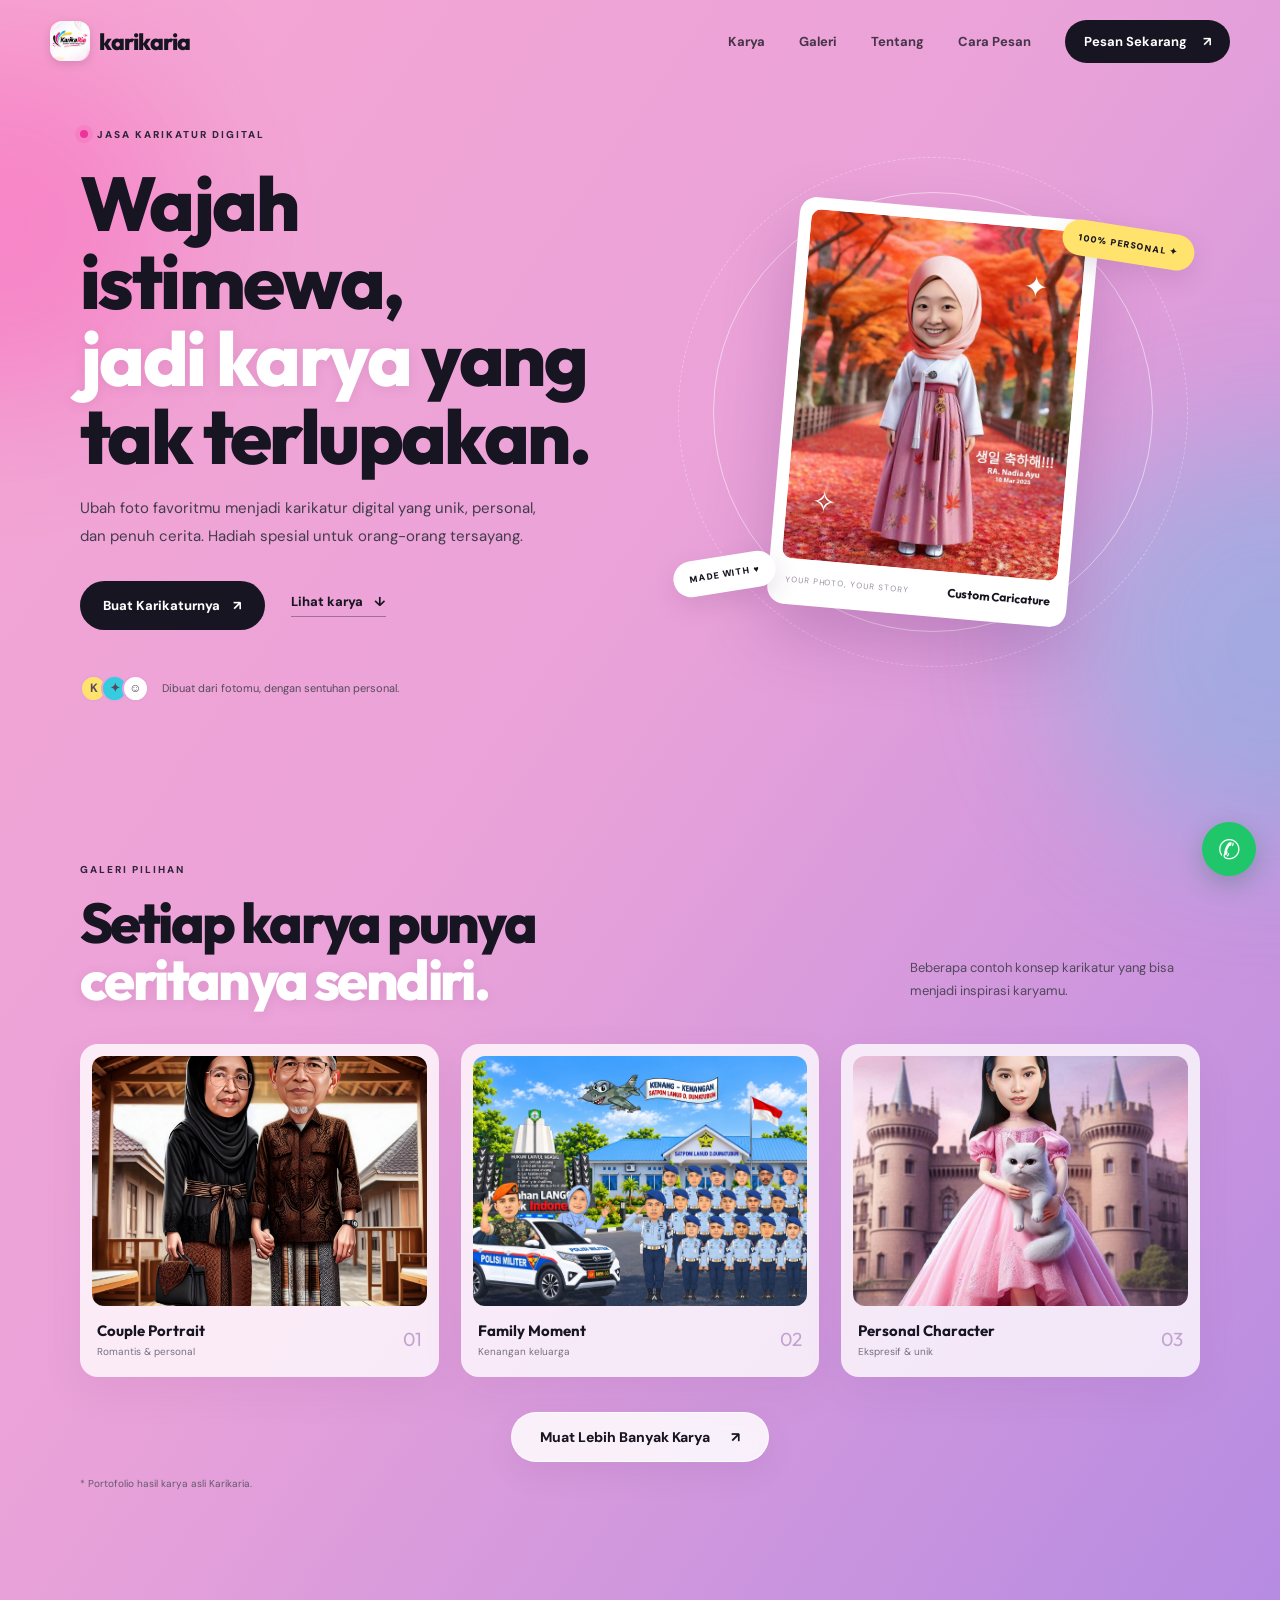
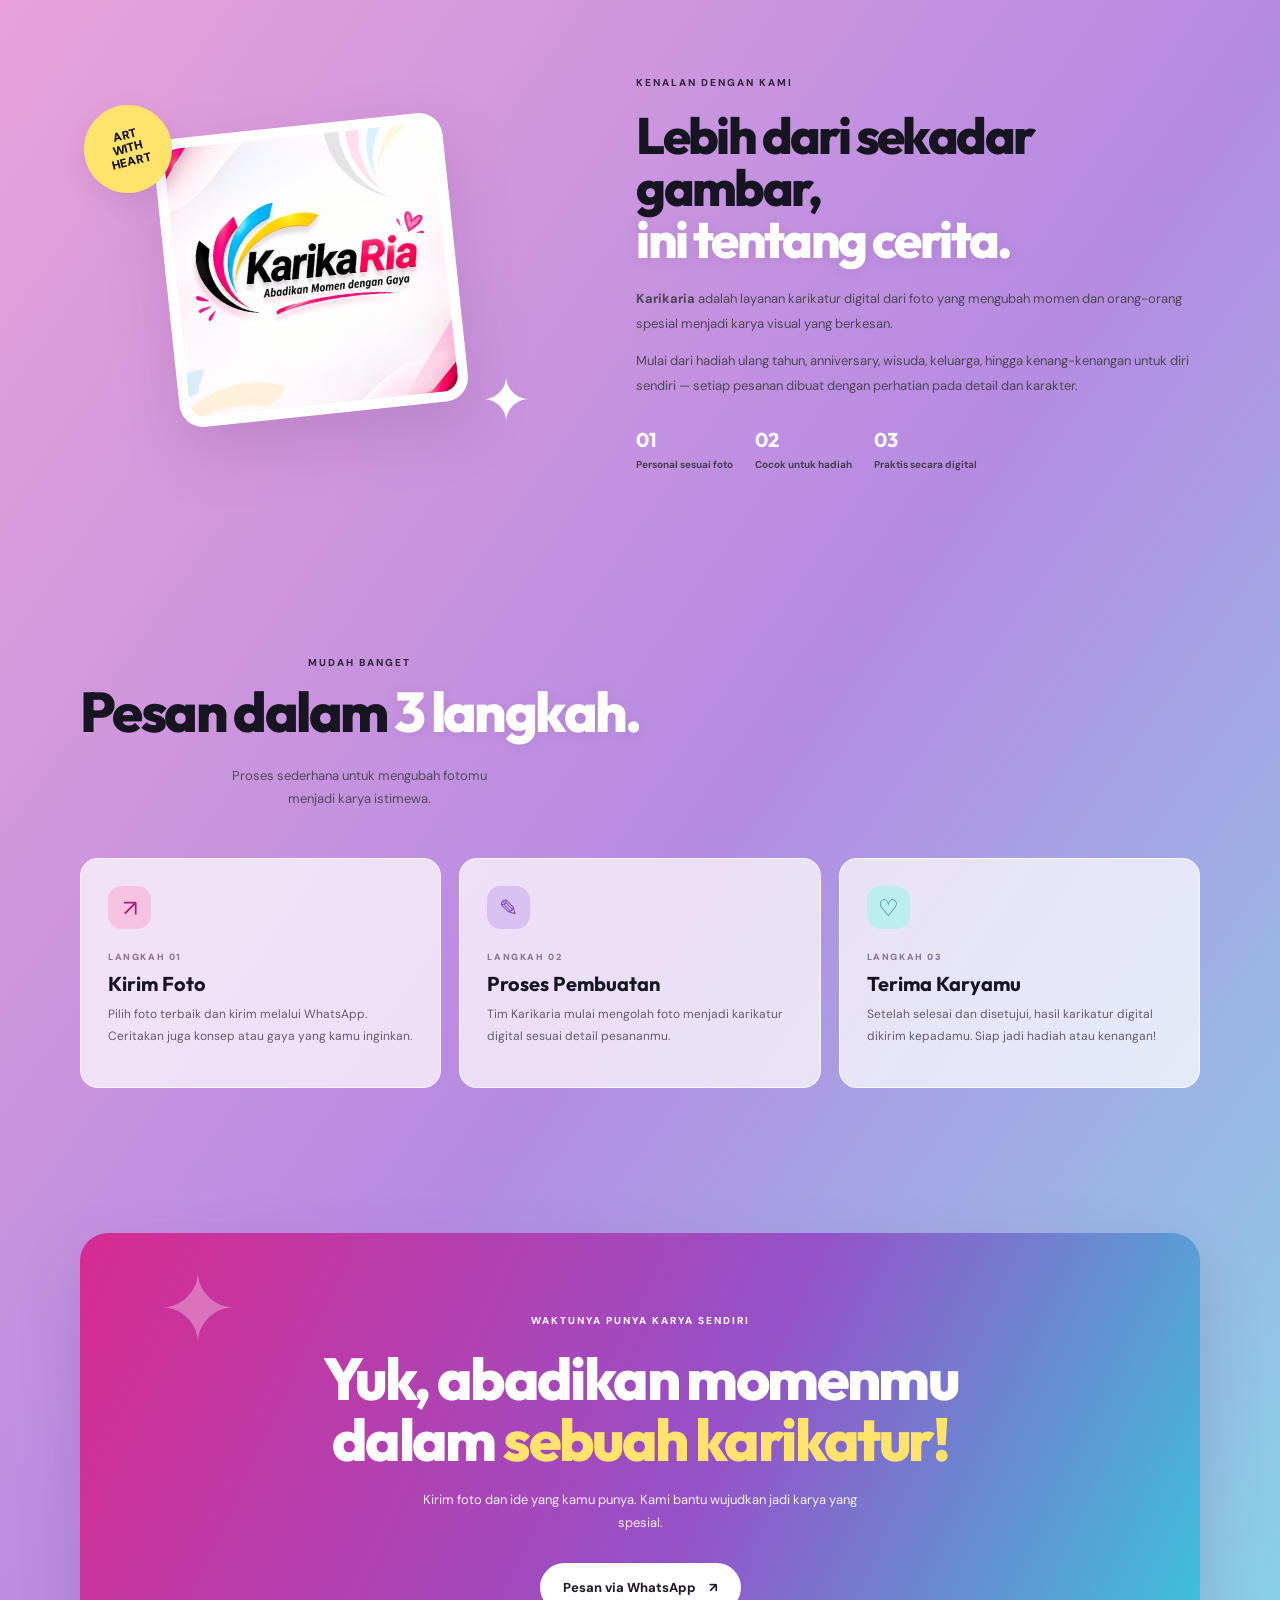
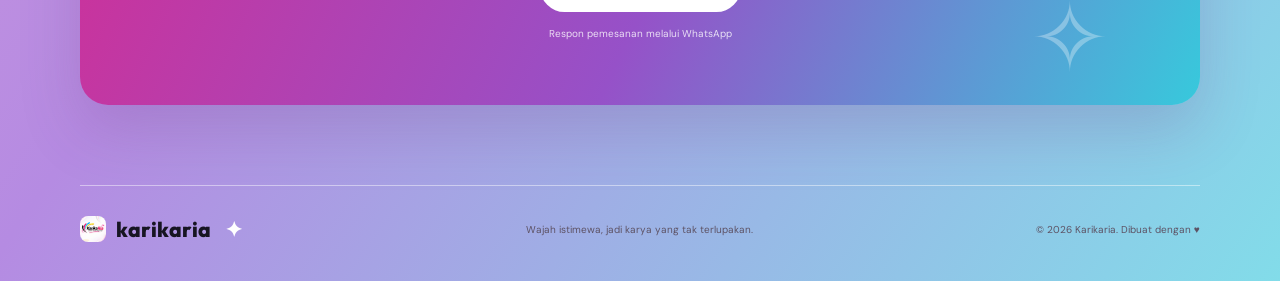
<file: index.html>
<!DOCTYPE html>
<html lang="id">

<head>
  <meta charset="UTF-8" />
  <meta name="viewport" content="width=device-width, initial-scale=1.0" />
  <meta name="theme-color" content="#e92f9b" />
  <meta name="description"
    content="Karikaria — jasa karikatur digital dari foto. Wajah istimewa, jadi karya yang tak terlupakan." />
  <title>Karikaria — Karikatur Digital dari Foto</title>
  <link rel="icon" type="image/jpeg" href="assets/logo-karikaria.jpeg" />
  <link rel="preconnect" href="https://fonts.googleapis.com">
  <link rel="preconnect" href="https://fonts.gstatic.com" crossorigin>
  <link
    href="https://fonts.googleapis.com/css2?family=DM+Sans:wght@400;500;600;700&family=Outfit:wght@500;600;700;800&display=swap"
    rel="stylesheet">
  <link rel="stylesheet" href="style.css" />
</head>

<body>
  <div class="page-glow glow-one"></div>
  <div class="page-glow glow-two"></div>
  <header class="site-header">
    <a class="brand" href="#beranda" aria-label="Karikaria beranda">
      <img src="assets/logo-karikaria.jpeg" alt="Logo Karikaria" class="brand-logo"
        onerror="this.style.display='none';this.nextElementSibling.style.display='inline-flex'" />
      <span class="brand-fallback">K<span>✦</span></span>
      <span class="brand-name">karikaria</span>
    </a>
    <button class="menu-toggle" aria-label="Buka menu"
      aria-expanded="false"><span></span><span></span><span></span></button>
    <nav class="nav-links" aria-label="Navigasi utama">
      <a href="#karya">Karya</a>
      <a href="galeri.html">Galeri</a>
      <a href="#tentang">Tentang</a>
      <a href="#cara-pesan">Cara Pesan</a>
      <a class="nav-cta" href="#pesan">Pesan Sekarang <span>↗</span></a>
    </nav>
  </header>

  <main>
    <section class="hero section-wrap" id="beranda">
      <div class="hero-copy reveal">
        <span class="eyebrow"><i></i> JASA KARIKATUR DIGITAL</span>
        <h1>Wajah istimewa,<br><span>jadi karya</span> yang<br>tak terlupakan.</h1>
        <p>Ubah foto favoritmu menjadi karikatur digital yang unik, personal, dan penuh cerita. Hadiah spesial untuk
          orang-orang tersayang.</p>
        <div class="hero-actions"><a class="button button-dark" href="#pesan">Buat Karikaturnya <span>↗</span></a><a
            class="text-link" href="#karya">Lihat karya <span>↓</span></a></div>
        <div class="hero-note">
          <div class="mini-avatars"><b>K</b><b>✦</b><b>☺</b></div><span>Dibuat dari fotomu, dengan sentuhan
            personal.</span>
        </div>
      </div>
      <div class="hero-art reveal">
        <div class="art-orbit orbit-a"></div>
        <div class="art-orbit orbit-b"></div>
        <div class="hero-sticker sticker-top">100% PERSONAL ✦</div>
        <div class="portrait-card">
          <div class="portrait-bg">
            <img src="assets/assets1.jpg" alt="Karikatur Digital Karikaria" class="portrait-photo" />
            <span class="sparkle s1">✦</span><span class="sparkle s2">✧</span>
          </div>
          <div class="portrait-caption"><span>YOUR PHOTO, YOUR STORY</span><b>Custom Caricature</b></div>
        </div>
        <div class="hero-sticker sticker-bottom">MADE WITH ♥</div>
      </div>
    </section>

    <section class="work-section section-wrap" id="karya">
      <div class="section-heading reveal">
        <div><span class="eyebrow">GALERI PILIHAN</span>
          <h2>Setiap karya punya<br><span>ceritanya sendiri.</span></h2>
        </div>
        <p>Beberapa contoh konsep karikatur yang bisa menjadi inspirasi karyamu.</p>
      </div>
      <div class="work-grid" id="home-work-grid">
        <article class="work-card work-one reveal visible">
          <div class="sample-art art-couple">
            <img src="assets/assets3.jpg" alt="Couple Portrait — Karikatur Digital" class="sample-image" />
          </div>
          <div class="work-meta">
            <div><b>Couple Portrait</b><span>Romantis & personal</span></div><span class="work-number">01</span>
          </div>
        </article>
        <article class="work-card work-two reveal visible">
          <div class="sample-art art-family">
            <img src="assets/assets4.jpg" alt="Family Moment — Karikatur Digital" class="sample-image" />
          </div>
          <div class="work-meta">
            <div><b>Family Moment</b><span>Kenangan keluarga</span></div><span class="work-number">02</span>
          </div>
        </article>
        <article class="work-card work-three reveal visible">
          <div class="sample-art art-profession">
            <img src="assets/assets2.jpg" alt="Personal Character — Karikatur Digital" class="sample-image" />
          </div>
          <div class="work-meta">
            <div><b>Personal Character</b><span>Ekspresif & unik</span></div><span class="work-number">03</span>
          </div>
        </article>
      </div>
      <div class="work-more-actions">
        <a class="button button-more" href="galeri.html">Muat Lebih Banyak Karya <span>↗</span></a>
      </div>
      <p class="gallery-hint">* Portofolio hasil karya asli Karikaria.</p>
    </section>

    <section class="about-section section-wrap" id="tentang">
      <div class="about-visual reveal">
        <div class="about-stamp">ART<br>WITH<br>HEART</div>
        <div class="about-shape">
          <img src="assets/logo-karikaria.jpeg" alt="Tentang Karikaria" class="about-photo" />
        </div>
        <div class="about-floating">✦</div>
      </div>
      <div class="about-copy reveal"><span class="eyebrow">KENALAN DENGAN KAMI</span>
        <h2>Lebih dari sekadar gambar,<br><span>ini tentang cerita.</span></h2>
        <p><strong>Karikaria</strong> adalah layanan karikatur digital dari foto yang mengubah momen dan orang-orang
          spesial menjadi karya visual yang berkesan.</p>
        <p>Mulai dari hadiah ulang tahun, anniversary, wisuda, keluarga, hingga kenang-kenangan untuk diri sendiri —
          setiap pesanan dibuat dengan perhatian pada detail dan karakter.</p>
        <div class="about-points">
          <div><b>01</b><span>Personal sesuai foto</span></div>
          <div><b>02</b><span>Cocok untuk hadiah</span></div>
          <div><b>03</b><span>Praktis secara digital</span></div>
        </div>
      </div>
    </section>

    <section class="steps-section section-wrap" id="cara-pesan">
      <div class="section-heading centered reveal"><span class="eyebrow">MUDAH BANGET</span>
        <h2>Pesan dalam <span>3 langkah.</span></h2>
        <p>Proses sederhana untuk mengubah fotomu menjadi karya istimewa.</p>
      </div>
      <div class="steps-grid">
        <article class="step-card reveal"><span class="step-icon">↗</span><span class="step-no">LANGKAH 01</span>
          <h3>Kirim Foto</h3>
          <p>Pilih foto terbaik dan kirim melalui WhatsApp. Ceritakan juga konsep atau gaya yang kamu inginkan.</p>
        </article>
        <article class="step-card reveal"><span class="step-icon">✎</span><span class="step-no">LANGKAH 02</span>
          <h3>Proses Pembuatan</h3>
          <p>Tim Karikaria mulai mengolah foto menjadi karikatur digital sesuai detail pesananmu.</p>
        </article>
        <article class="step-card reveal"><span class="step-icon">♡</span><span class="step-no">LANGKAH 03</span>
          <h3>Terima Karyamu</h3>
          <p>Setelah selesai dan disetujui, hasil karikatur digital dikirim kepadamu. Siap jadi hadiah atau kenangan!
          </p>
        </article>
      </div>
    </section>

    <section class="order-section section-wrap" id="pesan">
      <div class="order-panel reveal">
        <div class="order-deco deco-one">✦</div>
        <div class="order-deco deco-two">✧</div><span class="eyebrow">WAKTUNYA PUNYA KARYA SENDIRI</span>
        <h2>Yuk, abadikan momenmu<br>dalam <span>sebuah karikatur!</span></h2>
        <p>Kirim foto dan ide yang kamu punya. Kami bantu wujudkan jadi karya yang spesial.</p><a
          class="button button-light" id="whatsapp-main"
          href="https://wa.me/6281374852492?text=Halo%20Karikaria%2C%20saya%20ingin%20pesan%20karikatur."
          target="_blank" rel="noopener">Pesan via WhatsApp <span>↗</span></a><small>Respon pemesanan melalui
          WhatsApp</small>
      </div>
    </section>
  </main>

  <footer class="site-footer"><a class="footer-brand" href="#beranda"><img src="assets/logo-karikaria.jpeg"
        alt="Logo Karikaria" class="footer-logo" />karikaria<span>✦</span></a>
    <p>Wajah istimewa, jadi karya yang tak terlupakan.</p><span class="copyright">© <span id="year"></span> Karikaria.
      Dibuat dengan ♥</span>
  </footer>
  <a class="wa-float"
    href="https://wa.me/6287713362438?text=Halo%20Karikaria%2C%20saya%20ingin%20bertanya%20tentang%20karikatur."
    target="_blank" rel="noopener" aria-label="Chat WhatsApp">✆</a>
  <script src="script.js"></script>
</body>

</html>
</file>
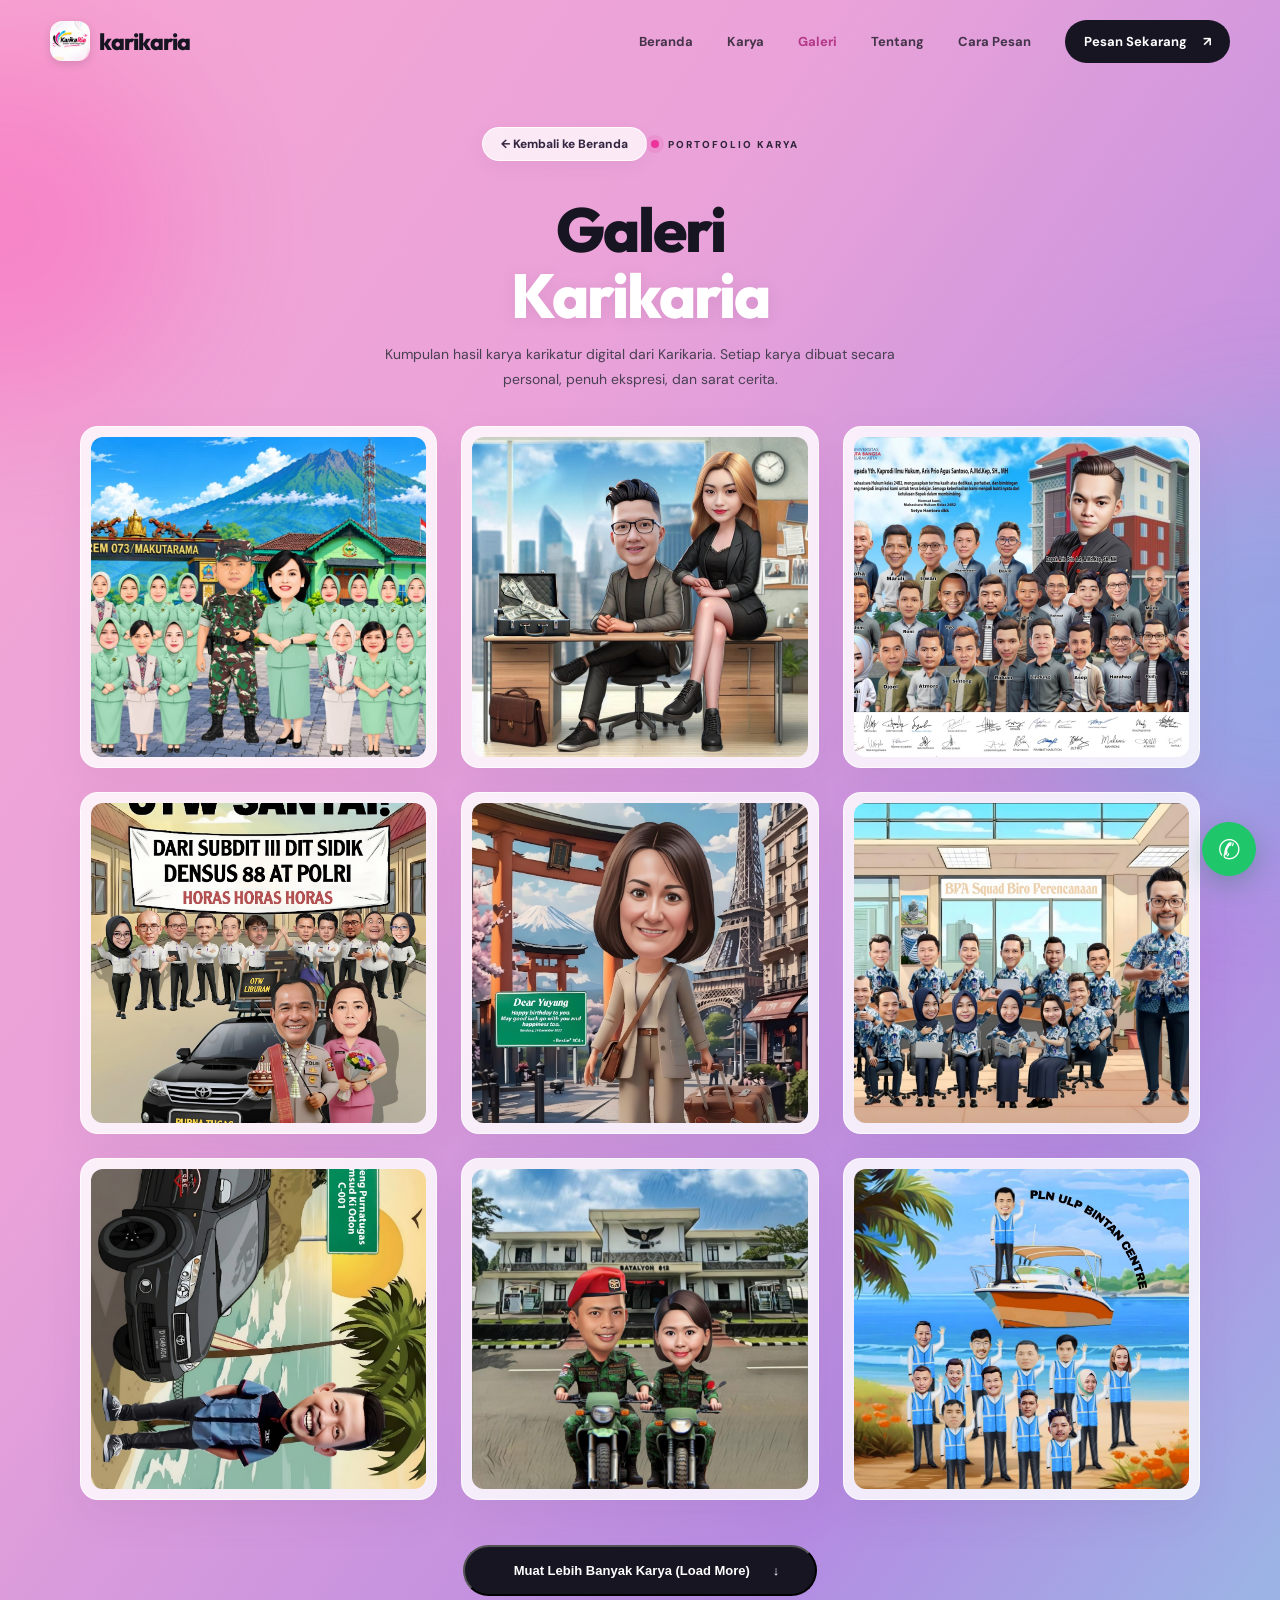
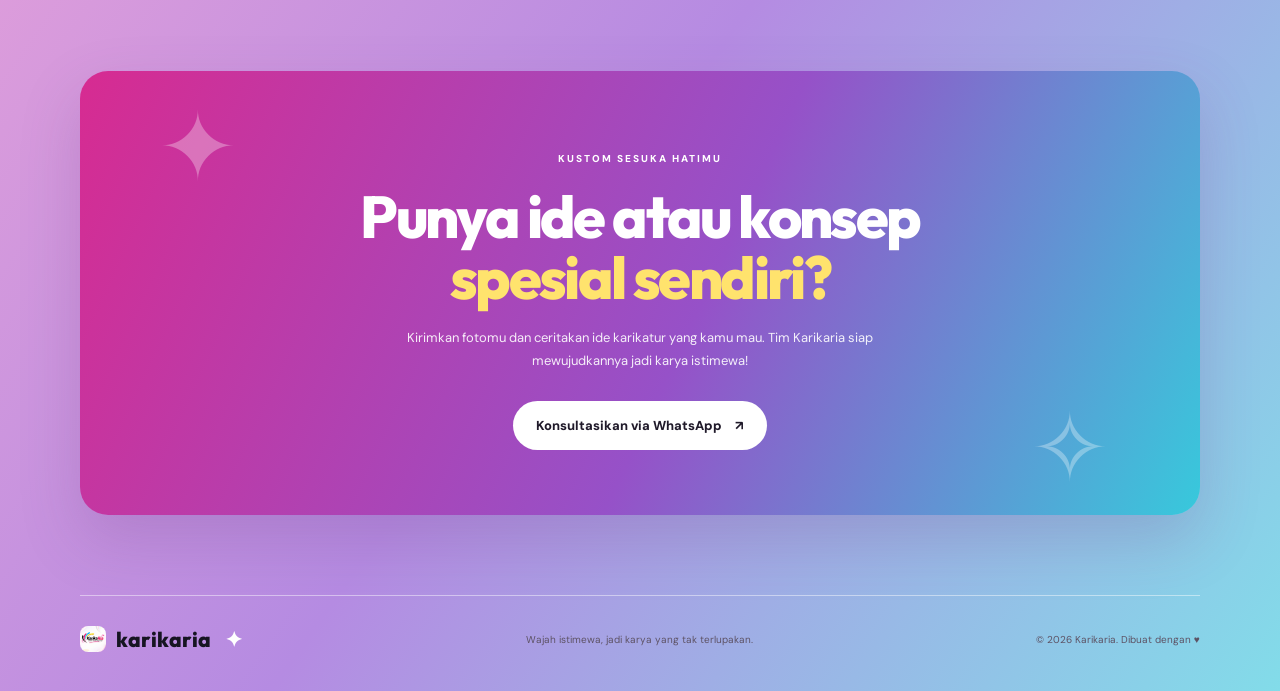
<file: galeri.html>
<!DOCTYPE html>
<html lang="id">
<head>
  <meta charset="UTF-8" />
  <meta name="viewport" content="width=device-width, initial-scale=1.0" />
  <meta name="theme-color" content="#e92f9b" />
  <meta name="description" content="Galeri Karikatur Digital Karikaria — Kumpulan karya karikatur digital unik dan berkesan." />
  <title>Galeri — Karikaria</title>
  <link rel="icon" type="image/jpeg" href="assets/logo-karikaria.jpeg" />
  <link rel="preconnect" href="https://fonts.googleapis.com">
  <link rel="preconnect" href="https://fonts.gstatic.com" crossorigin>
  <link href="https://fonts.googleapis.com/css2?family=DM+Sans:wght@400;500;600;700&family=Outfit:wght@500;600;700;800&display=swap" rel="stylesheet">
  <link rel="stylesheet" href="style.css" />
</head>
<body class="gallery-page">
  <div class="page-glow glow-one"></div>
  <div class="page-glow glow-two"></div>

  <header class="site-header">
    <a class="brand" href="index.html#beranda" aria-label="Karikaria beranda">
      <img src="assets/logo-karikaria.jpeg" alt="Logo Karikaria" class="brand-logo" onerror="this.style.display='none';this.nextElementSibling.style.display='inline-flex'" />
      <span class="brand-fallback">K<span>✦</span></span>
      <span class="brand-name">karikaria</span>
    </a>
    <button class="menu-toggle" aria-label="Buka menu" aria-expanded="false">
      <span></span><span></span><span></span>
    </button>
    <nav class="nav-links" aria-label="Navigasi utama">
      <a href="index.html#beranda">Beranda</a>
      <a href="index.html#karya">Karya</a>
      <a href="galeri.html" class="active-nav">Galeri</a>
      <a href="index.html#tentang">Tentang</a>
      <a href="index.html#cara-pesan">Cara Pesan</a>
      <a class="nav-cta" href="https://wa.me/6281374852492?text=Halo%20Karikaria%2C%20saya%20ingin%20pesan%20karikatur." target="_blank" rel="noopener">Pesan Sekarang <span>↗</span></a>
    </nav>
  </header>

  <main class="section-wrap">
    <section class="gallery-header reveal visible">
      <a href="index.html#karya" class="gallery-back">← Kembali ke Beranda</a>
      <span class="eyebrow"><i></i> PORTOFOLIO KARYA</span>
      <h1>Galeri<br><span>Karikaria</span></h1>
      <p>Kumpulan hasil karya karikatur digital dari Karikaria. Setiap karya dibuat secara personal, penuh ekspresi, dan sarat cerita.</p>
    </section>

    <section class="gallery-content">
      <div class="gallery-grid" id="gallery-grid">
        <article class="gallery-card reveal visible">
          <div class="gallery-img-wrap">
            <img src="assets/karya-01.jpg" alt="Karya Karikatur Karikaria" loading="lazy" />
          </div>
        </article>

        <article class="gallery-card reveal visible">
          <div class="gallery-img-wrap">
            <img src="assets/karya-02.jpg" alt="Karya Karikatur Karikaria" loading="lazy" />
          </div>
        </article>

        <article class="gallery-card reveal visible">
          <div class="gallery-img-wrap">
            <img src="assets/karya-03.jpg" alt="Karya Karikatur Karikaria" loading="lazy" />
          </div>
        </article>

        <article class="gallery-card reveal visible">
          <div class="gallery-img-wrap">
            <img src="assets/karya-04.jpg" alt="Karya Karikatur Karikaria" loading="lazy" />
          </div>
        </article>

        <article class="gallery-card reveal visible">
          <div class="gallery-img-wrap">
            <img src="assets/karya-05.jpg" alt="Karya Karikatur Karikaria" loading="lazy" />
          </div>
        </article>

        <article class="gallery-card reveal visible">
          <div class="gallery-img-wrap">
            <img src="assets/karya-06.jpg" alt="Karya Karikatur Karikaria" loading="lazy" />
          </div>
        </article>

        <article class="gallery-card reveal visible">
          <div class="gallery-img-wrap">
            <img src="assets/karya-07.jpg" alt="Karya Karikatur Karikaria" loading="lazy" />
          </div>
        </article>

        <article class="gallery-card reveal visible">
          <div class="gallery-img-wrap">
            <img src="assets/karya-08.jpg" alt="Karya Karikatur Karikaria" loading="lazy" />
          </div>
        </article>

        <article class="gallery-card reveal visible">
          <div class="gallery-img-wrap">
            <img src="assets/karya-09.jpg" alt="Karya Karikatur Karikaria" loading="lazy" />
          </div>
        </article>
      </div>

      <!-- Load More Action -->
      <div class="load-more-wrap">
        <button id="load-more-btn" class="button button-dark load-more-btn" aria-label="Muat lebih banyak karya">
          <span class="btn-text">Muat Lebih Banyak Karya (Load More)</span>
          <span class="btn-spinner" aria-hidden="true"></span>
          <span class="btn-icon">↓</span>
        </button>
        <p id="all-loaded-msg" class="all-loaded-msg" style="display: none;">
          ✨ Semua karya telah ditampilkan! Ingin pesan dengan konsep fotomu sendiri?
        </p>
      </div>
    </section>

    <!-- Custom Order Prompt -->
    <section class="order-section" style="padding-top: 10px;">
      <div class="order-panel reveal visible">
        <div class="order-deco deco-one">✦</div>
        <div class="order-deco deco-two">✧</div>
        <span class="eyebrow">KUSTOM SESUKA HATIMU</span>
        <h2>Punya ide atau konsep<br><span>spesial sendiri?</span></h2>
        <p>Kirimkan fotomu dan ceritakan ide karikatur yang kamu mau. Tim Karikaria siap mewujudkannya jadi karya istimewa!</p>
        <a class="button button-light" href="https://wa.me/6281374852492?text=Halo%20Karikaria%2C%20saya%20punya%20konsep%20kustom%20sendiri%20untuk%20karikatur." target="_blank" rel="noopener">Konsultasikan via WhatsApp <span>↗</span></a>
      </div>
    </section>
  </main>

  <footer class="site-footer">
    <a class="footer-brand" href="index.html#beranda">
      <img src="assets/logo-karikaria.jpeg" alt="Logo Karikaria" class="footer-logo" />
      karikaria<span>✦</span>
    </a>
    <p>Wajah istimewa, jadi karya yang tak terlupakan.</p>
    <span class="copyright">© <span id="year"></span> Karikaria. Dibuat dengan ♥</span>
  </footer>

  <a class="wa-float" href="https://wa.me/6287713362438?text=Halo%20Karikaria%2C%20saya%20ingin%20bertanya%20tentang%20galeri%20karya." target="_blank" rel="noopener" aria-label="Chat WhatsApp">✆</a>

  <script src="script.js"></script>
</body>
</html>
</file>
<file: style.css>
:root {
    --pink: #ed329b;
    --magenta: #d92c91;
    --purple: #8c4fd2;
    --cyan: #35cce0;
    --ink: #171522;
    --muted: #5f5a68;
    --white: #fff;
    --yellow: #ffe36d;
    --font: 'DM Sans', sans-serif;
    --display: 'Outfit', sans-serif
}

* {
    box-sizing: border-box
}

html {
    scroll-behavior: smooth;
    scroll-padding-top: 90px
}

body {
    margin: 0;
    color: var(--ink);
    font-family: var(--font);
    background: linear-gradient(125deg, #f6a6d3 0%, #e9a2d9 30%, #b58be2 65%, #82dce9 100%);
    overflow-x: hidden
}

a {
    color: inherit;
    text-decoration: none
}

.page-glow {
    position: fixed;
    z-index: -1;
    pointer-events: none;
    border-radius: 50%;
    filter: blur(70px);
    opacity: .28
}

.glow-one {
    width: 360px;
    height: 360px;
    background: #ff38a8;
    top: 5%;
    left: -180px
}

.glow-two {
    width: 420px;
    height: 420px;
    background: #35d7ec;
    right: -200px;
    top: 48%
}

.site-header {
    width: min(1180px, calc(100% - 48px));
    height: 82px;
    margin: auto;
    display: flex;
    align-items: center;
    justify-content: space-between;
    position: relative;
    z-index: 10
}

.brand {
    display: flex;
    align-items: center;
    gap: 9px;
    font-family: var(--display);
    font-size: 23px;
    font-weight: 800;
    letter-spacing: -1px
}

.brand-logo {
    width: 40px;
    height: 40px;
    object-fit: cover;
    border-radius: 12px;
    box-shadow: 0 3px 10px rgba(0, 0, 0, 0.12)
}

.brand-fallback {
    display: none;
    width: 39px;
    height: 39px;
    border-radius: 13px;
    background: var(--ink);
    color: #fff;
    align-items: center;
    justify-content: center;
    font-size: 21px
}

.brand-fallback span {
    color: var(--yellow);
    font-size: 12px
}

.nav-links {
    display: flex;
    align-items: center;
    gap: 34px;
    font-size: 13px;
    font-weight: 700
}

.nav-links>a:not(.nav-cta) {
    opacity: .78;
    transition: .25s
}

.nav-links>a:not(.nav-cta):hover {
    opacity: 1;
    color: #a51a70
}

.nav-cta {
    background: var(--ink);
    color: #fff;
    padding: 13px 19px;
    border-radius: 30px;
    transition: .25s
}

.nav-cta:hover,
.button-dark:hover {
    transform: translateY(-3px);
    box-shadow: 0 12px 25px #2c173b30
}

.nav-cta span,
.button span {
    margin-left: 13px
}

.menu-toggle {
    display: none;
    background: none;
    border: 0;
    padding: 8px
}

.menu-toggle span {
    display: block;
    width: 24px;
    height: 2px;
    background: var(--ink);
    margin: 5px
}

.section-wrap {
    width: min(1120px, calc(100% - 48px));
    margin-inline: auto
}

.hero {
    min-height: 630px;
    display: grid;
    grid-template-columns: 1fr 1fr;
    align-items: center;
    gap: 50px;
    padding: 40px 0 80px
}

.eyebrow {
    display: inline-flex;
    align-items: center;
    gap: 9px;
    font-size: 10px;
    letter-spacing: 2px;
    font-weight: 800;
    color: #30243b
}

.eyebrow i {
    width: 8px;
    height: 8px;
    border-radius: 50%;
    background: var(--pink);
    box-shadow: 0 0 0 5px #ed329b22
}

.hero h1,
.section-heading h2,
.about-copy h2,
.order-panel h2 {
    font-family: var(--display);
    font-weight: 800;
    letter-spacing: -2.6px;
    line-height: 1.02
}

.hero h1 {
    font-size: clamp(48px, 6.1vw, 76px);
    margin: 22px 0 20px
}

.hero h1 span,
.section-heading h2 span,
.about-copy h2 span {
    color: #fff;
    text-shadow: 0 2px 12px #743c7b20
}

.hero-copy>p {
    max-width: 480px;
    color: #433b4d;
    font-size: 15px;
    line-height: 1.85
}

.hero-actions {
    display: flex;
    align-items: center;
    gap: 26px;
    margin-top: 30px
}

.button {
    display: inline-flex;
    align-items: center;
    justify-content: center;
    border-radius: 40px;
    padding: 16px 23px;
    font-size: 13px;
    font-weight: 800;
    transition: .25s
}

.button-dark {
    background: var(--ink);
    color: #fff
}

.text-link {
    font-size: 13px;
    font-weight: 800;
    border-bottom: 1px solid #31223b66;
    padding: 0 0 6px
}

.text-link span {
    margin-left: 8px
}

.hero-note {
    display: flex;
    align-items: center;
    gap: 13px;
    margin-top: 45px;
    color: #554a5d;
    font-size: 11px
}

.mini-avatars {
    display: flex
}

.mini-avatars b {
    display: grid;
    place-items: center;
    width: 27px;
    height: 27px;
    border: 2px solid #e9a2d9;
    border-radius: 50%;
    background: #fff;
    margin-left: -6px;
    font-size: 12px
}

.mini-avatars b:first-child {
    margin-left: 0;
    background: var(--yellow)
}

.mini-avatars b:nth-child(2) {
    background: var(--cyan)
}

.hero-art {
    height: 490px;
    position: relative;
    display: grid;
    place-items: center
}

.portrait-card {
    width: 300px;
    position: relative;
    z-index: 2;
    transform: rotate(5deg);
    background: #fff;
    padding: 12px 12px 18px;
    border-radius: 17px;
    box-shadow: 0 28px 65px #5e2d7040
}

.portrait-bg {
    height: 350px;
    border-radius: 10px;
    overflow: hidden;
    position: relative;
    background: linear-gradient(145deg, #ff8fc7, #9d69d3 62%, #4ccddd)
}

.portrait-photo {
    width: 100%;
    height: 100%;
    object-fit: cover;
    display: block
}

.sun {
    position: absolute;
    width: 185px;
    height: 185px;
    border-radius: 50%;
    background: var(--yellow);
    top: 22px;
    left: 58px;
    opacity: .95
}

.face {
    position: absolute;
    width: 155px;
    height: 190px;
    border-radius: 48% 48% 45% 45%;
    background: #9a573e;
    left: 73px;
    top: 78px;
    z-index: 2;
    box-shadow: inset -13px -7px #7e443c
}

.hair {
    position: absolute;
    left: -5px;
    top: -15px;
    width: 165px;
    height: 80px;
    border-radius: 55% 50% 25% 25%;
    background: #28202a;
    transform: rotate(-4deg)
}

.ear {
    position: absolute;
    width: 28px;
    height: 40px;
    background: #9a573e;
    border-radius: 50%;
    top: 82px
}

.ear-left {
    left: -15px
}

.ear-right {
    right: -15px
}

.eye {
    position: absolute;
    width: 10px;
    height: 13px;
    background: #211923;
    border-radius: 50%;
    top: 91px
}

.eye-left {
    left: 39px
}

.eye-right {
    right: 39px
}

.nose {
    position: absolute;
    width: 15px;
    height: 22px;
    border-right: 3px solid #703d35;
    border-bottom: 3px solid #703d35;
    left: 70px;
    top: 108px;
    border-radius: 0 0 10px
}

.smile {
    position: absolute;
    width: 38px;
    height: 17px;
    border-bottom: 4px solid #542b2d;
    border-radius: 50%;
    left: 59px;
    top: 143px
}

.neck {
    position: absolute;
    left: 59px;
    bottom: -23px;
    width: 38px;
    height: 45px;
    background: #8e4b3c
}

.shirt {
    position: absolute;
    left: -35px;
    bottom: -100px;
    width: 225px;
    height: 125px;
    border-radius: 50% 50% 0 0;
    background: #ffe36d;
    border: 5px solid #27212b
}

.sparkle {
    position: absolute;
    color: #fff;
    font-size: 29px;
    z-index: 3;
    text-shadow: 0 2px 8px rgba(0, 0, 0, 0.35)
}

.s1 {
    top: 40px;
    right: 34px
}

.s2 {
    bottom: 40px;
    left: 25px
}

.portrait-caption {
    padding: 13px 5px 0;
    display: flex;
    justify-content: space-between;
    align-items: center
}

.portrait-caption span {
    font-size: 8px;
    letter-spacing: 1px;
    color: #9b8e9f
}

.portrait-caption b {
    font-family: var(--display);
    font-size: 12px
}

.art-orbit {
    position: absolute;
    border: 1px solid #ffffff85;
    border-radius: 50%;
    width: 440px;
    height: 440px
}

.orbit-b {
    width: 510px;
    height: 510px;
    border-style: dashed;
    opacity: .6
}

.hero-sticker {
    position: absolute;
    z-index: 3;
    background: var(--yellow);
    font-size: 9px;
    font-weight: 900;
    letter-spacing: 1px;
    padding: 12px 16px;
    border-radius: 30px;
    box-shadow: 0 9px 25px #6c387329
}

.sticker-top {
    top: 60px;
    right: 5px;
    transform: rotate(9deg)
}

.sticker-bottom {
    bottom: 65px;
    left: 8px;
    background: #fff;
    transform: rotate(-9deg)
}

.work-section {
    padding: 75px 0 95px
}

.section-heading {
    display: flex;
    justify-content: space-between;
    align-items: end;
    margin-bottom: 36px
}

.section-heading h2,
.about-copy h2 {
    font-size: clamp(38px, 4.5vw, 56px);
    margin: 16px 0 0
}

.section-heading>p {
    max-width: 290px;
    color: #51485b;
    font-size: 13px;
    line-height: 1.8;
    margin-bottom: 5px
}

.work-grid {
    display: grid;
    grid-template-columns: repeat(3, 1fr);
    gap: 22px
}

.work-card {
    background: #ffffffc9;
    padding: 12px;
    border-radius: 18px;
    box-shadow: 0 15px 40px #68427815;
    transition: .3s
}

.work-card:hover {
    transform: translateY(-9px) rotate(-.5deg);
    box-shadow: 0 25px 45px #68427825
}

.sample-art {
    height: 250px;
    border-radius: 12px;
    position: relative;
    overflow: hidden
}

.sample-image {
    width: 100%;
    height: 100%;
    object-fit: cover;
    display: block;
    transition: transform .35s ease
}

.work-card:hover .sample-image {
    transform: scale(1.04)
}

.art-couple {
    background: linear-gradient(140deg, #f9a3c9, #9a6bcb 65%, #47cad7)
}

.sample-sun,
.family-sun {
    position: absolute;
    width: 130px;
    height: 130px;
    background: #ffe477;
    border-radius: 50%;
    top: 22px;
    left: calc(50% - 65px)
}

.person {
    position: absolute;
    bottom: -10px;
    width: 92px;
    height: 140px;
    border-radius: 47% 47% 10px 10px;
    background: #292232
}

.person:before {
    content: "";
    position: absolute;
    top: -57px;
    left: 13px;
    width: 66px;
    height: 75px;
    border-radius: 48%;
    background: #a9664b;
    box-shadow: inset -8px -5px #8e4f43
}

.person:after {
    content: "";
    position: absolute;
    top: -65px;
    left: 8px;
    width: 75px;
    height: 43px;
    border-radius: 60% 50% 20% 20%;
    background: #2b202b
}

.person i:before,
.person i:after {
    content: "";
    position: absolute;
    z-index: 2;
    top: -29px;
    width: 5px;
    height: 7px;
    border-radius: 50%;
    background: #201923
}

.person i:before {
    left: 31px
}

.person i:after {
    right: 27px
}

.p-one {
    left: calc(50% - 90px);
    background: #f2d7a3
}

.p-two {
    left: calc(50% + 2px);
    background: #4e314c;
    transform: scale(1.08)
}

.p-two:before {
    background: #754733
}

.p-two:after {
    background: #1d1b25
}

.sample-star,
.sample-heart,
.sample-pencil {
    position: absolute;
    color: #fff;
    font-size: 31px;
    right: 24px;
    top: 22px
}

.art-family {
    background: linear-gradient(135deg, #45c8d9, #8a72d0 58%, #ee83bb)
}

.family-sun {
    width: 105px;
    height: 105px;
    top: 25px
}

.p-three {
    left: calc(50% - 112px);
    transform: scale(.75);
    background: #f3d28d
}

.p-four {
    left: calc(50% - 42px);
    z-index: 2;
    transform: scale(1.08);
    background: #ed8bb7
}

.p-five {
    left: calc(50% + 31px);
    transform: scale(.78);
    background: #4e314c
}

.p-three:before,
.p-five:before {
    background: #996047
}

.p-four:before {
    background: #b87858
}

.sample-heart {
    color: #ffeb82
}

.art-profession {
    background: linear-gradient(135deg, #f8c36e, #ef7fb5 52%, #8d5cc9)
}

.p-six {
    left: calc(50% - 46px);
    width: 100px;
    height: 165px;
    background: #35c8d9
}

.p-six:before {
    width: 75px;
    height: 83px;
    left: 12px;
    background: #9d5d45
}

.p-six:after {
    width: 85px;
    left: 8px;
    background: #28202a
}

.badge-circle {
    position: absolute;
    top: 20px;
    left: 24px;
    width: 65px;
    height: 65px;
    border: 2px solid #fff;
    border-radius: 50%;
    display: grid;
    place-items: center;
    color: #fff;
    font-size: 25px
}

.sample-pencil {
    top: auto;
    bottom: 25px;
    right: 27px;
    font-size: 38px
}

.work-meta {
    display: flex;
    justify-content: space-between;
    align-items: center;
    padding: 15px 5px 7px
}

.work-meta div {
    display: grid;
    gap: 5px
}

.work-meta b {
    font-family: var(--display);
    font-size: 15px
}

.work-meta span {
    font-size: 10px;
    color: #777080
}

.work-number {
    font-family: var(--display);
    font-size: 19px !important;
    color: #c3a2d0 !important
}

.gallery-hint {
    font-size: 10px;
    color: #64596b;
    margin-top: 15px
}

.about-section {
    display: grid;
    grid-template-columns: .9fr 1.1fr;
    gap: 95px;
    align-items: center;
    padding: 75px 0 110px
}

.about-visual {
    height: 390px;
    position: relative;
    display: grid;
    place-items: center
}

.about-shape {
    width: 290px;
    height: 290px;
    border-radius: 24px;
    overflow: hidden;
    background: #fff;
    display: flex;
    align-items: center;
    justify-content: center;
    transform: rotate(-6deg);
    box-shadow: 0 25px 60px #70408035;
    padding: 10px;
    transition: transform .3s ease, box-shadow .3s ease
}

.about-shape:hover {
    transform: rotate(-3deg) scale(1.02)
}

.about-photo {
    width: 100%;
    height: 100%;
    object-fit: cover;
    border-radius: 16px;
    display: block
}

.about-stamp {
    position: absolute;
    z-index: 2;
    left: 4px;
    top: 30px;
    background: var(--yellow);
    width: 88px;
    height: 88px;
    border-radius: 50%;
    display: grid;
    place-content: center;
    text-align: center;
    font-size: 12px;
    font-weight: 900;
    line-height: 1.1;
    transform: rotate(-14deg);
    box-shadow: 0 10px 25px #69407825
}

.about-floating {
    position: absolute;
    right: 10px;
    bottom: 25px;
    color: #fff;
    font-size: 60px
}

.about-copy h2 {
    font-size: clamp(37px, 4vw, 51px);
    margin: 18px 0 22px
}

.about-copy p {
    font-size: 13px;
    color: #4e4657;
    line-height: 1.9
}

.about-points {
    display: flex;
    gap: 22px;
    margin-top: 28px
}

.about-points div {
    display: grid;
    gap: 6px
}

.about-points b {
    font-family: var(--display);
    font-size: 20px;
    color: #fff
}

.about-points span {
    font-size: 10px;
    font-weight: 700;
    color: #463d50
}

.steps-section {
    padding: 75px 0 105px
}

.centered {
    display: grid;
    justify-items: center;
    text-align: center
}

.centered h2 {
    margin: 14px 0
}

.centered p {
    margin: 10px 0 0;
    color: #51485b;
    font-size: 13px
}

.steps-grid {
    display: grid;
    grid-template-columns: repeat(3, 1fr);
    gap: 18px;
    margin-top: 48px
}

.step-card {
    background: #ffffffb8;
    border: 1px solid #ffffffa8;
    border-radius: 18px;
    padding: 27px;
    min-height: 230px;
    transition: .3s
}

.step-card:hover {
    background: #fff;
    transform: translateY(-7px)
}

.step-icon {
    width: 43px;
    height: 43px;
    border-radius: 14px;
    display: grid;
    place-items: center;
    background: #f5c2e1;
    color: #a91c79;
    font-size: 23px
}

.step-card:nth-child(2) .step-icon {
    background: #d8c1f0;
    color: #7542a8
}

.step-card:nth-child(3) .step-icon {
    background: #bceef1;
    color: #167e8b
}

.step-no {
    display: block;
    margin-top: 22px;
    font-size: 9px;
    letter-spacing: 1.6px;
    font-weight: 900;
    color: #8b788e
}

.step-card h3 {
    font-family: var(--display);
    font-size: 20px;
    margin: 8px 0
}

.step-card p {
    font-size: 12px;
    line-height: 1.8;
    color: #655b6c;
    margin: 0
}

.order-section {
    padding: 40px 0 80px
}

.order-panel {
    position: relative;
    overflow: hidden;
    text-align: center;
    padding: 75px 25px 65px;
    border-radius: 28px;
    background: linear-gradient(115deg, #d72b91, #9651c8 55%, #37c9dc);
    color: #fff;
    box-shadow: 0 25px 60px #74408335
}

.order-panel .eyebrow {
    color: #fff
}

.order-panel h2 {
    font-size: clamp(38px, 5vw, 59px);
    margin: 19px 0
}

.order-panel h2 span {
    color: var(--yellow)
}

.order-panel p {
    font-size: 13px;
    color: #fff;
    opacity: .9;
    margin: 0 auto 28px;
    max-width: 480px;
    line-height: 1.8
}

.button-light {
    background: #fff;
    color: #201a2a
}

.button-light:hover {
    transform: translateY(-4px);
    box-shadow: 0 12px 30px #28132c40
}

.order-panel small {
    display: block;
    margin-top: 15px;
    font-size: 10px;
    opacity: .8
}

.order-deco {
    position: absolute;
    color: #ffffff50;
    font-size: 95px
}

.deco-one {
    left: 7%;
    top: 15px
}

.deco-two {
    right: 8%;
    bottom: 5px
}

.site-footer {
    width: min(1120px, calc(100% - 48px));
    margin: auto;
    padding: 27px 0 35px;
    border-top: 1px solid #ffffff75;
    display: flex;
    align-items: center;
    justify-content: space-between
}

.footer-brand {
    display: inline-flex;
    align-items: center;
    gap: 10px;
    font-family: var(--display);
    font-weight: 800;
    font-size: 21px
}

.footer-logo {
    width: 26px;
    height: 26px;
    border-radius: 8px;
    object-fit: cover
}

.footer-brand span {
    color: #fff;
    margin-left: 4px
}

.site-footer p,
.copyright {
    font-size: 10px;
    color: #5d5264
}

.wa-float {
    position: fixed;
    z-index: 9;
    right: 24px;
    bottom: 24px;
    width: 54px;
    height: 54px;
    border-radius: 50%;
    display: grid;
    place-items: center;
    background: #20c66a;
    color: #fff;
    font-size: 27px;
    box-shadow: 0 8px 25px #145e3a45;
    transition: .25s
}

.wa-float:hover {
    transform: scale(1.1) rotate(-8deg)
}

.reveal {
    opacity: 0;
    transform: translateY(25px);
    transition: opacity .7s ease, transform .7s ease
}

.reveal.visible {
    opacity: 1;
    transform: translateY(0)
}

@media(max-width:800px) {
    .hero {
        gap: 10px;
        min-height: 570px
    }

    .hero h1 {
        font-size: 56px
    }

    .hero-art {
        transform: scale(.85)
    }

    .about-section {
        gap: 35px
    }

}

@media(max-width:640px) {
    .site-header {
        height: 70px;
        width: calc(100% - 34px)
    }

    .menu-toggle {
        display: block;
        z-index: 12
    }

    .nav-links {
        display: none;
        position: absolute;
        top: 62px;
        left: 0;
        right: 0;
        background: #fff;
        padding: 20px;
        border-radius: 18px;
        box-shadow: 0 15px 35px #41204a25;
        flex-direction: column;
        align-items: stretch;
        gap: 18px
    }

    .nav-links.open {
        display: flex
    }

    .nav-cta {
        text-align: center
    }

    .section-wrap {
        width: calc(100% - 36px)
    }

    .hero {
        grid-template-columns: 1fr;
        padding: 55px 0 50px;
        gap: 0
    }

    .hero h1 {
        font-size: clamp(49px, 14vw, 68px)
    }

    .hero-copy>p {
        font-size: 13px
    }

    .hero-art {
        height: 410px;
        transform: scale(.82);
        margin: -5px -20px -10px
    }

    .portrait-card {
        width: 270px
    }

    .portrait-bg {
        height: 320px
    }

    .face {
        transform: scale(.9);
        transform-origin: top left;
        left: 63px
    }

    .art-orbit {
        width: 370px;
        height: 370px
    }

    .orbit-b {
        width: 420px;
        height: 420px
    }

    .sticker-top {
        right: 0;
        top: 35px
    }

    .sticker-bottom {
        bottom: 25px;
        left: 0
    }

    .work-section,
    .steps-section {
        padding: 55px 0 70px
    }

    .section-heading {
        display: block
    }

    .section-heading h2,
    .about-copy h2 {
        font-size: 42px
    }

    .section-heading>p {
        margin-top: 18px
    }

    .work-grid {
        grid-template-columns: 1fr;
        gap: 16px
    }

    .sample-art {
        height: 280px
    }

    .about-section {
        grid-template-columns: 1fr;
        gap: 15px;
        padding: 45px 0 70px
    }

    .about-visual {
        height: 310px
    }

    .about-shape {
        width: 235px;
        height: 245px
    }

    .about-shape span {
        font-size: 115px
    }

    .about-copy {
        padding-top: 10px
    }

    .about-points {
        gap: 14px;
        justify-content: space-between
    }

    .about-points span {
        font-size: 9px
    }

    .steps-grid {
        grid-template-columns: 1fr;
        gap: 12px;
        margin-top: 30px
    }

    .step-card {
        min-height: 0;
        padding: 22px
    }

    .order-section {
        padding: 15px 0 55px
    }

    .order-panel {
        padding: 60px 18px 48px
    }

    .order-panel h2 {
        font-size: 40px;
        letter-spacing: -1.8px
    }

    .order-deco {
        font-size: 55px
    }

    .site-footer {
        width: calc(100% - 36px);
        flex-wrap: wrap;
        gap: 10px
    }

    .site-footer p {
        order: 3;
        width: 100%;
        margin: 0
    }

    .copyright {
        font-size: 9px
    }

    .wa-float {
        right: 16px;
        bottom: 16px;
        width: 49px;
        height: 49px
    }
}

/* Gallery & Load More Styles */
.work-more-actions {
    display: flex;
    align-items: center;
    justify-content: center;
    gap: 16px;
    margin-top: 35px;
    flex-wrap: wrap
}

.button-more {
    background: #ffffffd9;
    color: var(--ink);
    border: 1px solid #ffffffd0;
    box-shadow: 0 12px 30px #68427818;
    font-size: 14px;
    padding: 15px 28px;
    backdrop-filter: blur(10px);
    cursor: pointer;
    gap: 8px
}

.button-more:hover {
    background: #fff;
    transform: translateY(-3px);
    box-shadow: 0 18px 35px #68427828;
    color: #a51a70
}

.button-more.loading .btn-spinner {
    display: inline-block;
    border: 2px solid #5a3e6855;
    border-top-color: #a51a70
}

.button-more.loading .load-arrow {
    display: none
}

.active-nav {
    color: #a51a70 !important;
    font-weight: 800
}

.gallery-header {
    padding: 45px 0 35px;
    text-align: center
}

.gallery-back {
    display: inline-flex;
    align-items: center;
    gap: 8px;
    font-size: 12px;
    font-weight: 800;
    color: #352742;
    background: #ffffffc4;
    border: 1px solid #ffffffd0;
    padding: 8px 18px;
    border-radius: 30px;
    margin-bottom: 20px;
    transition: .25s;
    box-shadow: 0 6px 18px #68427810
}

.gallery-back:hover {
    background: #fff;
    transform: translateX(-4px);
    box-shadow: 0 8px 22px #68427820
}

.gallery-header h1 {
    font-family: var(--display);
    font-size: clamp(38px, 5.5vw, 62px);
    font-weight: 800;
    letter-spacing: -2px;
    line-height: 1.06;
    margin: 16px 0 14px
}

.gallery-header h1 span {
    color: #fff;
    text-shadow: 0 2px 14px #743c7b20
}

.gallery-header p {
    max-width: 540px;
    margin: 0 auto;
    color: #493f53;
    font-size: 14px;
    line-height: 1.75
}

.filter-bar {
    display: flex;
    flex-wrap: wrap;
    justify-content: center;
    gap: 10px;
    margin: 32px 0 36px
}

.filter-btn {
    background: #ffffffc9;
    border: 1px solid #ffffffbf;
    color: #473c50;
    padding: 10px 22px;
    border-radius: 30px;
    font-family: var(--font);
    font-size: 12px;
    font-weight: 700;
    cursor: pointer;
    transition: .25s;
    backdrop-filter: blur(6px);
    box-shadow: 0 6px 16px #68427810
}

.filter-btn:hover {
    background: #fff;
    color: var(--ink);
    transform: translateY(-2px)
}

.filter-btn.active {
    background: var(--ink);
    color: #fff;
    border-color: var(--ink);
    box-shadow: 0 8px 22px #21132b35
}

.gallery-grid {
    display: grid;
    grid-template-columns: repeat(3, 1fr);
    gap: 24px
}

.gallery-card {
    background: #ffffffd4;
    border: 1px solid #ffffffb0;
    border-radius: 18px;
    padding: 10px;
    box-shadow: 0 15px 40px #68427814;
    transition: transform .3s ease, box-shadow .3s ease;
    overflow: hidden
}

.gallery-card:hover {
    transform: translateY(-7px);
    box-shadow: 0 22px 50px #68427825
}

.gallery-card.loaded {
    animation: fadeCard .45s ease forwards
}

@keyframes fadeCard {
    from {
        opacity: 0;
        transform: translateY(18px)
    }

    to {
        opacity: 1;
        transform: translateY(0)
    }
}

.gallery-card.hidden {
    display: none !important
}

.gallery-img-wrap {
    height: 320px;
    border-radius: 12px;
    overflow: hidden;
    position: relative;
    background: #f3def0
}

.gallery-img-wrap img {
    width: 100%;
    height: 100%;
    object-fit: cover;
    display: block;
    transition: transform .4s ease
}

.gallery-card:hover .gallery-img-wrap img {
    transform: scale(1.05)
}

.gallery-tag {
    position: absolute;
    top: 12px;
    left: 12px;
    background: #ffffffdb;
    backdrop-filter: blur(8px);
    font-size: 9px;
    font-weight: 800;
    letter-spacing: 1px;
    padding: 5px 11px;
    border-radius: 20px;
    color: var(--ink);
    text-transform: uppercase;
    box-shadow: 0 4px 12px #38194418
}

.gallery-info {
    padding: 14px 6px 6px;
    display: flex;
    justify-content: space-between;
    align-items: flex-start;
    gap: 12px;
    flex: 1
}

.gallery-info h3 {
    font-family: var(--display);
    font-size: 16px;
    margin: 0 0 4px;
    font-weight: 700
}

.gallery-info p {
    font-size: 11px;
    color: #6d6377;
    margin: 0;
    line-height: 1.5
}

.gallery-order-btn {
    display: inline-flex;
    align-items: center;
    justify-content: center;
    width: 34px;
    height: 34px;
    border-radius: 50%;
    background: #f0e4f7;
    color: var(--ink);
    font-size: 14px;
    font-weight: 700;
    transition: .2s;
    flex-shrink: 0
}

.gallery-order-btn:hover {
    background: var(--ink);
    color: #fff;
    transform: scale(1.12)
}

.load-more-wrap {
    text-align: center;
    padding: 45px 0 65px
}

.load-more-btn {
    padding: 16px 36px;
    font-size: 13px;
    font-weight: 800;
    gap: 10px;
    cursor: pointer
}

.load-more-btn:disabled {
    opacity: .65;
    cursor: not-allowed
}

.btn-spinner {
    display: none;
    width: 14px;
    height: 14px;
    border: 2px solid #ffffff55;
    border-top-color: #fff;
    border-radius: 50%;
    animation: spin .6s linear infinite
}

.load-more-btn.loading .btn-spinner {
    display: inline-block
}

.load-more-btn.loading .btn-icon {
    display: none
}

@keyframes spin {
    to {
        transform: rotate(360deg)
    }
}

.all-loaded-msg {
    color: #493c52;
    font-weight: 700;
    font-size: 13px;
    margin-top: 16px
}

@media(max-width:800px) {
    .gallery-grid {
        grid-template-columns: repeat(2, 1fr);
        gap: 18px
    }
}

@media(max-width:640px) {
    .gallery-grid {
        grid-template-columns: 1fr;
        gap: 16px
    }

    .gallery-img-wrap {
        height: 330px
    }

    .filter-bar {
        gap: 8px
    }

    .filter-btn {
        padding: 8px 14px;
        font-size: 11px
    }

    .load-more-wrap {
        padding: 35px 0 50px
    }
}

@media(prefers-reduced-motion:reduce) {
    html {
        scroll-behavior: auto
    }

    *,
    *::before,
    *::after {
        transition: none !important;
        animation: none !important
    }

    .reveal {
        opacity: 1;
        transform: none
    }
}
</file>
